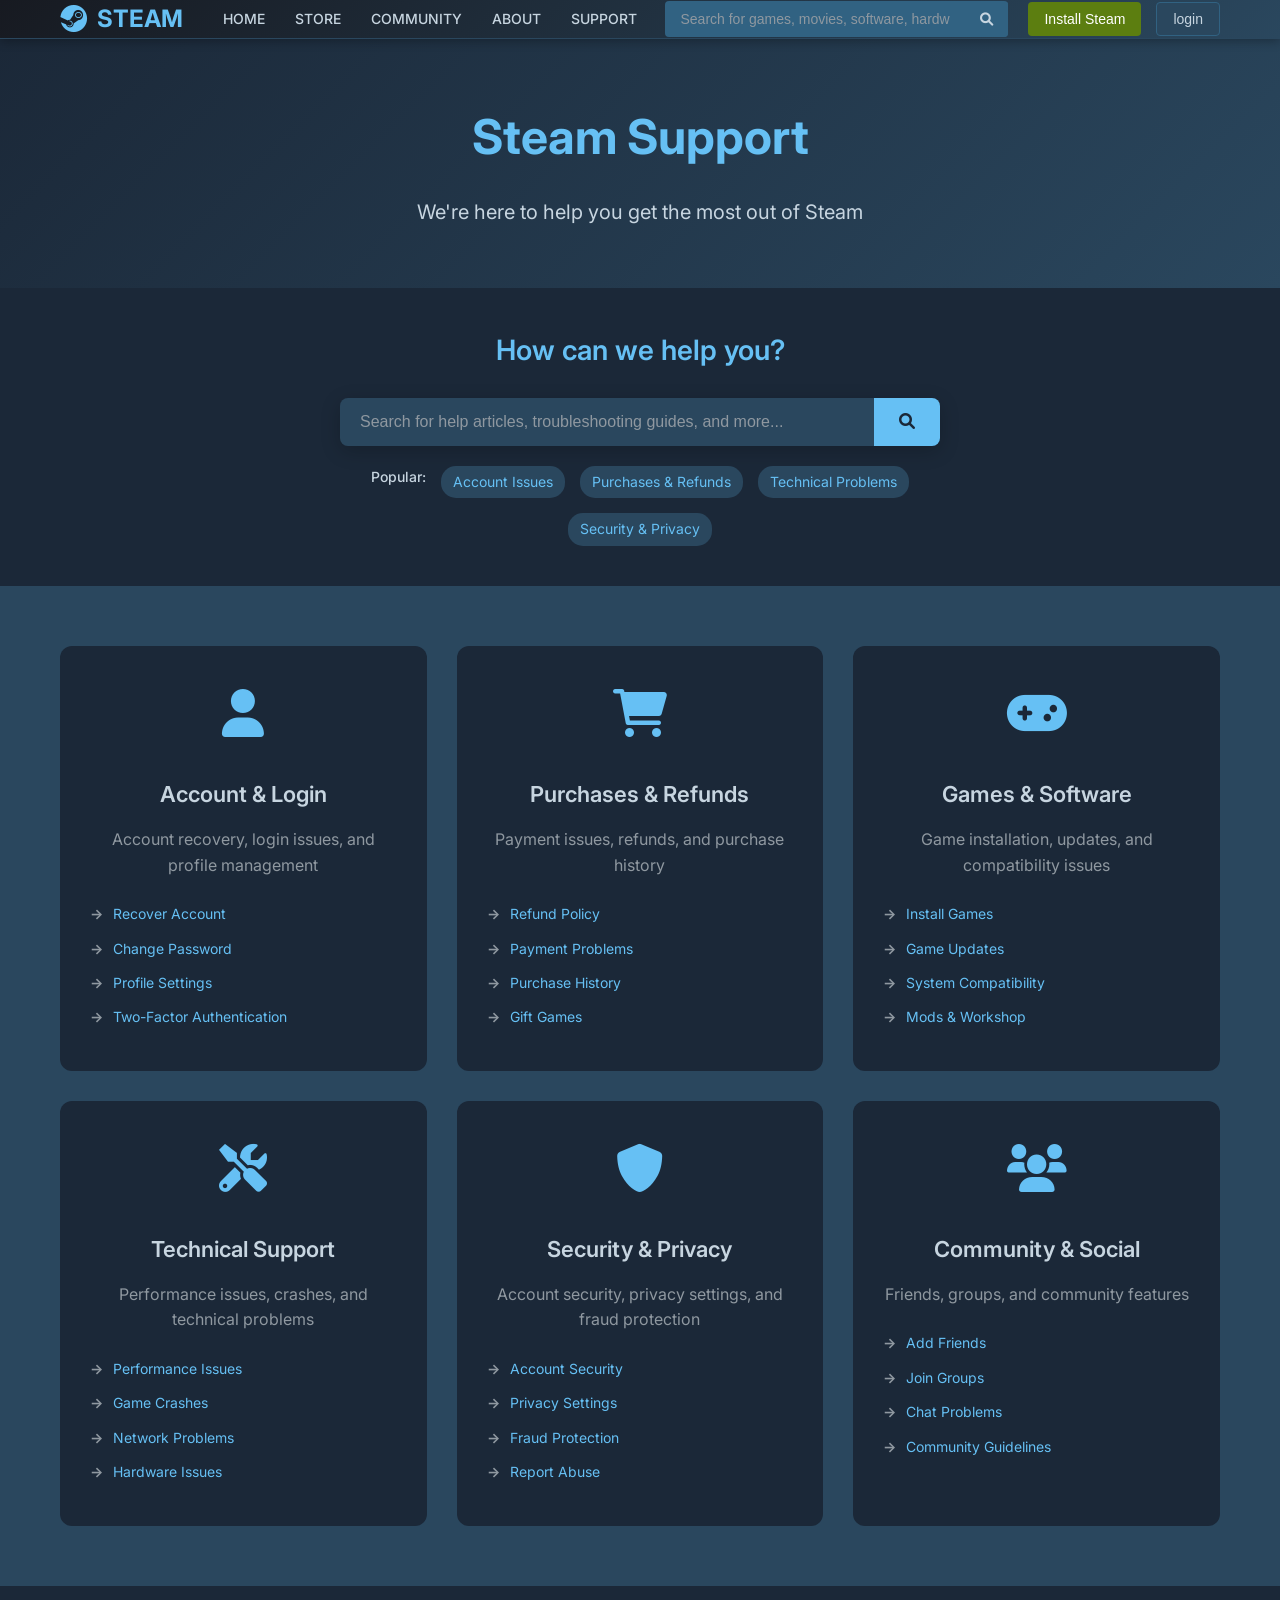
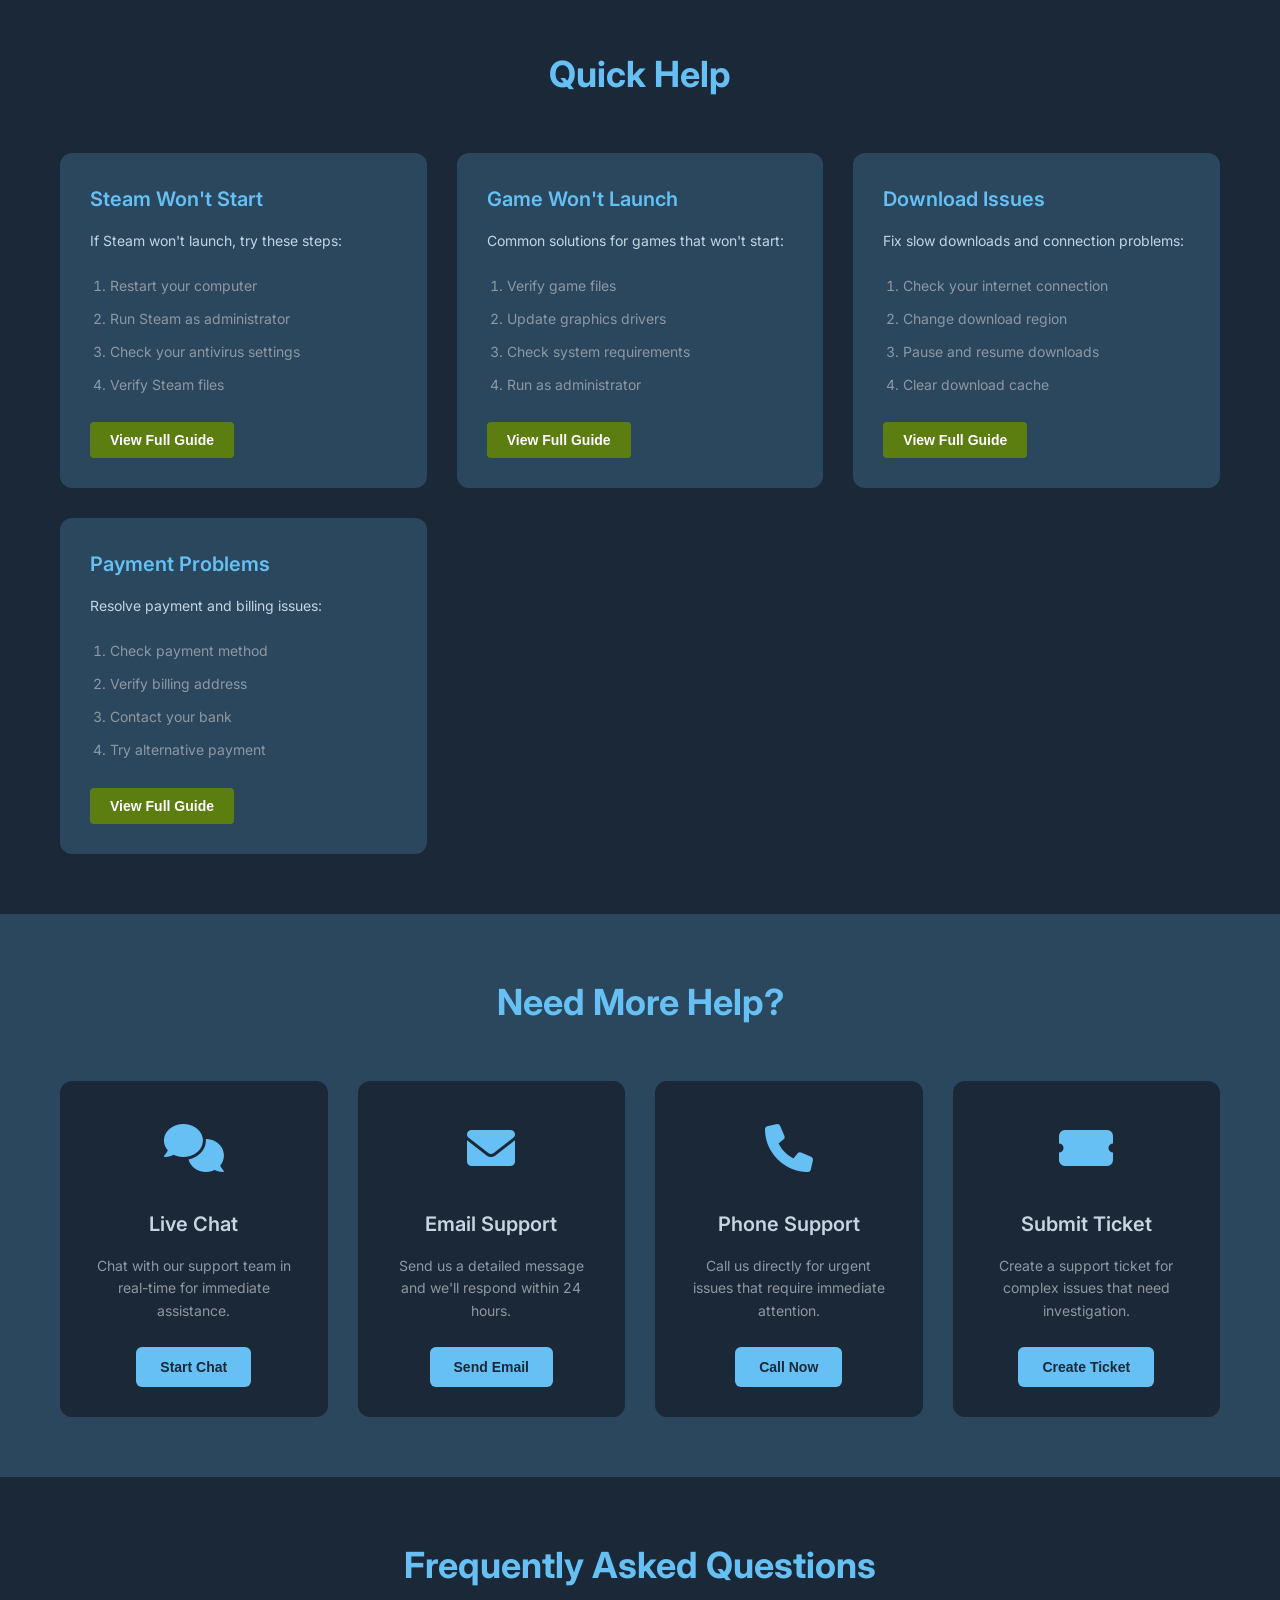
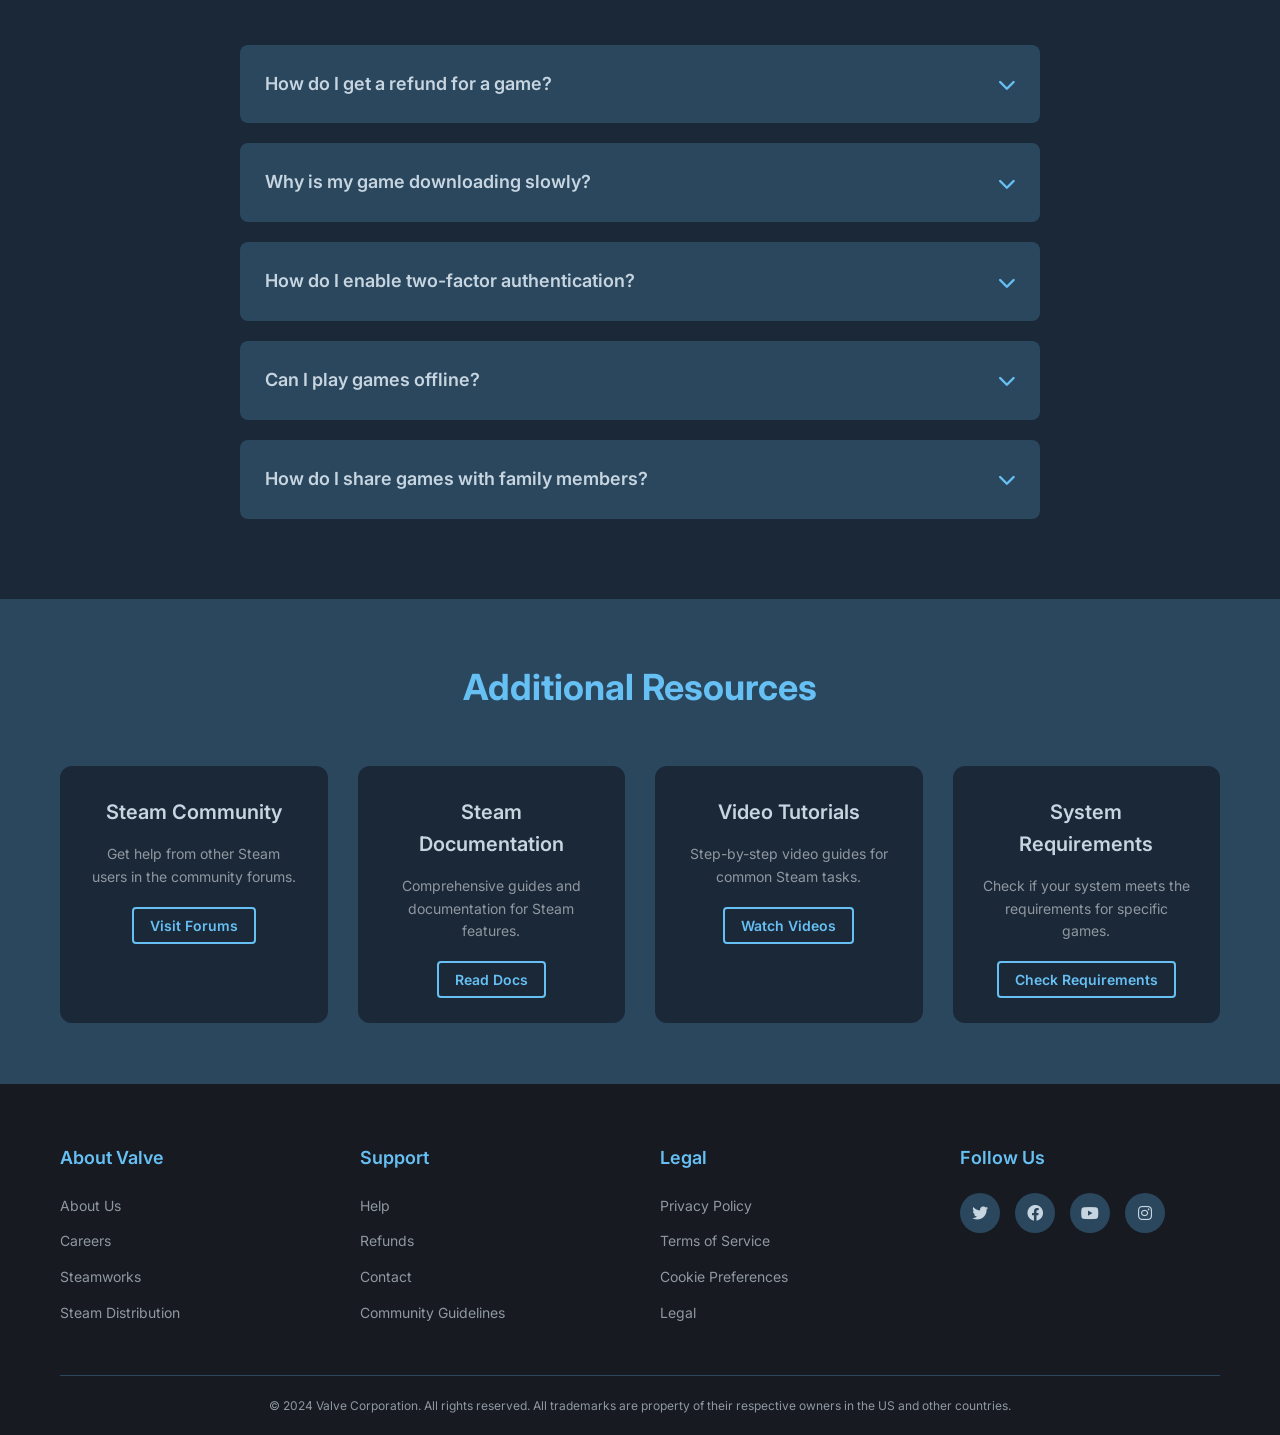
<file: support.html>
<!DOCTYPE html>
<html lang="en">
<head>
    <meta charset="UTF-8">
    <meta name="viewport" content="width=device-width, initial-scale=1.0">
    <title>Steam Support - Get Help & Contact Us</title>
    <link rel="stylesheet" href="styles.css">
    <link rel="stylesheet" href="support-styles.css">
    <link href="https://fonts.googleapis.com/css2?family=Inter:wght@300;400;500;600;700&display=swap" rel="stylesheet">
    <link rel="stylesheet" href="https://cdnjs.cloudflare.com/ajax/libs/font-awesome/6.0.0/css/all.min.css">
</head>
<body>
    <!-- Navigation -->
    <nav class="navbar">
        <div class="nav-container">
            <div class="nav-left">
                <div class="logo">
                    <a href="index.html">
                        <i class="fab fa-steam"></i>
                        <span>STEAM</span>
                    </a>
                </div>
                <ul class="nav-menu">
                    <li><a href="index.html" class="nav-link">HOME</a></li>
                    <li><a href="store.html" class="nav-link">STORE</a></li>
                    <li><a href="community.html" class="nav-link">COMMUNITY</a></li>
                    <li><a href="about.html" class="nav-link">ABOUT</a></li>
                    <li><a href="support.html" class="nav-link active">SUPPORT</a></li>
                </ul>
            </div>
            <div class="nav-right">
                <div class="search-bar">
                    <input type="text" placeholder="Search for games, movies, software, hardware and more...">
                    <button class="search-btn"><i class="fas fa-search"></i></button>
                </div>
                <div class="user-actions">
                    <button class="install-steam">Install Steam</button>
                    <button class="login-btn">login</button>
                </div>
            </div>
        </div>
    </nav>

    <!-- Support Header -->
    <section class="support-header">
        <div class="container">
            <h1>Steam Support</h1>
            <p>We're here to help you get the most out of Steam</p>
        </div>
    </section>

    <!-- Support Search -->
    <section class="support-search">
        <div class="container">
            <div class="search-container">
                <h2>How can we help you?</h2>
                <div class="support-search-bar">
                    <input type="text" placeholder="Search for help articles, troubleshooting guides, and more...">
                    <button class="search-btn"><i class="fas fa-search"></i></button>
                </div>
                <div class="popular-topics">
                    <span>Popular:</span>
                    <a href="#account">Account Issues</a>
                    <a href="#purchases">Purchases & Refunds</a>
                    <a href="#technical">Technical Problems</a>
                    <a href="#security">Security & Privacy</a>
                </div>
            </div>
        </div>
    </section>

    <!-- Support Categories -->
    <section class="support-categories">
        <div class="container">
            <div class="categories-grid">
                <div class="category-card">
                    <div class="category-icon">
                        <i class="fas fa-user"></i>
                    </div>
                    <h3>Account & Login</h3>
                    <p>Account recovery, login issues, and profile management</p>
                    <ul>
                        <li><a href="#recover-account">Recover Account</a></li>
                        <li><a href="#change-password">Change Password</a></li>
                        <li><a href="#profile-settings">Profile Settings</a></li>
                        <li><a href="#two-factor">Two-Factor Authentication</a></li>
                    </ul>
                </div>

                <div class="category-card">
                    <div class="category-icon">
                        <i class="fas fa-shopping-cart"></i>
                    </div>
                    <h3>Purchases & Refunds</h3>
                    <p>Payment issues, refunds, and purchase history</p>
                    <ul>
                        <li><a href="#refund-policy">Refund Policy</a></li>
                        <li><a href="#payment-issues">Payment Problems</a></li>
                        <li><a href="#purchase-history">Purchase History</a></li>
                        <li><a href="#gift-games">Gift Games</a></li>
                    </ul>
                </div>

                <div class="category-card">
                    <div class="category-icon">
                        <i class="fas fa-gamepad"></i>
                    </div>
                    <h3>Games & Software</h3>
                    <p>Game installation, updates, and compatibility issues</p>
                    <ul>
                        <li><a href="#install-games">Install Games</a></li>
                        <li><a href="#game-updates">Game Updates</a></li>
                        <li><a href="#compatibility">System Compatibility</a></li>
                        <li><a href="#mods">Mods & Workshop</a></li>
                    </ul>
                </div>

                <div class="category-card">
                    <div class="category-icon">
                        <i class="fas fa-tools"></i>
                    </div>
                    <h3>Technical Support</h3>
                    <p>Performance issues, crashes, and technical problems</p>
                    <ul>
                        <li><a href="#performance">Performance Issues</a></li>
                        <li><a href="#crashes">Game Crashes</a></li>
                        <li><a href="#network">Network Problems</a></li>
                        <li><a href="#hardware">Hardware Issues</a></li>
                    </ul>
                </div>

                <div class="category-card">
                    <div class="category-icon">
                        <i class="fas fa-shield-alt"></i>
                    </div>
                    <h3>Security & Privacy</h3>
                    <p>Account security, privacy settings, and fraud protection</p>
                    <ul>
                        <li><a href="#account-security">Account Security</a></li>
                        <li><a href="#privacy-settings">Privacy Settings</a></li>
                        <li><a href="#fraud-protection">Fraud Protection</a></li>
                        <li><a href="#report-abuse">Report Abuse</a></li>
                    </ul>
                </div>

                <div class="category-card">
                    <div class="category-icon">
                        <i class="fas fa-users"></i>
                    </div>
                    <h3>Community & Social</h3>
                    <p>Friends, groups, and community features</p>
                    <ul>
                        <li><a href="#add-friends">Add Friends</a></li>
                        <li><a href="#join-groups">Join Groups</a></li>
                        <li><a href="#chat-issues">Chat Problems</a></li>
                        <li><a href="#community-guidelines">Community Guidelines</a></li>
                    </ul>
                </div>
            </div>
        </div>
    </section>

    <!-- Quick Help -->
    <section class="quick-help">
        <div class="container">
            <h2>Quick Help</h2>
            <div class="help-grid">
                <div class="help-item">
                    <h3>Steam Won't Start</h3>
                    <p>If Steam won't launch, try these steps:</p>
                    <ol>
                        <li>Restart your computer</li>
                        <li>Run Steam as administrator</li>
                        <li>Check your antivirus settings</li>
                        <li>Verify Steam files</li>
                    </ol>
                    <button class="help-btn">View Full Guide</button>
                </div>

                <div class="help-item">
                    <h3>Game Won't Launch</h3>
                    <p>Common solutions for games that won't start:</p>
                    <ol>
                        <li>Verify game files</li>
                        <li>Update graphics drivers</li>
                        <li>Check system requirements</li>
                        <li>Run as administrator</li>
                    </ol>
                    <button class="help-btn">View Full Guide</button>
                </div>

                <div class="help-item">
                    <h3>Download Issues</h3>
                    <p>Fix slow downloads and connection problems:</p>
                    <ol>
                        <li>Check your internet connection</li>
                        <li>Change download region</li>
                        <li>Pause and resume downloads</li>
                        <li>Clear download cache</li>
                    </ol>
                    <button class="help-btn">View Full Guide</button>
                </div>

                <div class="help-item">
                    <h3>Payment Problems</h3>
                    <p>Resolve payment and billing issues:</p>
                    <ol>
                        <li>Check payment method</li>
                        <li>Verify billing address</li>
                        <li>Contact your bank</li>
                        <li>Try alternative payment</li>
                    </ol>
                    <button class="help-btn">View Full Guide</button>
                </div>
            </div>
        </div>
    </section>

    <!-- Contact Options -->
    <section class="contact-options">
        <div class="container">
            <h2>Need More Help?</h2>
            <div class="contact-grid">
                <div class="contact-card">
                    <div class="contact-icon">
                        <i class="fas fa-comments"></i>
                    </div>
                    <h3>Live Chat</h3>
                    <p>Chat with our support team in real-time for immediate assistance.</p>
                    <button class="contact-btn">Start Chat</button>
                </div>

                <div class="contact-card">
                    <div class="contact-icon">
                        <i class="fas fa-envelope"></i>
                    </div>
                    <h3>Email Support</h3>
                    <p>Send us a detailed message and we'll respond within 24 hours.</p>
                    <button class="contact-btn">Send Email</button>
                </div>

                <div class="contact-card">
                    <div class="contact-icon">
                        <i class="fas fa-phone"></i>
                    </div>
                    <h3>Phone Support</h3>
                    <p>Call us directly for urgent issues that require immediate attention.</p>
                    <button class="contact-btn">Call Now</button>
                </div>

                <div class="contact-card">
                    <div class="contact-icon">
                        <i class="fas fa-ticket-alt"></i>
                    </div>
                    <h3>Submit Ticket</h3>
                    <p>Create a support ticket for complex issues that need investigation.</p>
                    <button class="contact-btn">Create Ticket</button>
                </div>
            </div>
        </div>
    </section>

    <!-- FAQ Section -->
    <section class="faq-section">
        <div class="container">
            <h2>Frequently Asked Questions</h2>
            <div class="faq-list">
                <div class="faq-item">
                    <div class="faq-question">
                        <h3>How do I get a refund for a game?</h3>
                        <i class="fas fa-chevron-down"></i>
                    </div>
                    <div class="faq-answer">
                        <p>You can request a refund for any game within 14 days of purchase and with less than 2 hours of playtime. Go to your purchase history and click "Request Refund" for eligible items.</p>
                    </div>
                </div>

                <div class="faq-item">
                    <div class="faq-question">
                        <h3>Why is my game downloading slowly?</h3>
                        <i class="fas fa-chevron-down"></i>
                    </div>
                    <div class="faq-answer">
                        <p>Slow downloads can be caused by network congestion, server load, or your internet connection. Try changing your download region in Steam settings or check your network connection.</p>
                    </div>
                </div>

                <div class="faq-item">
                    <div class="faq-question">
                        <h3>How do I enable two-factor authentication?</h3>
                        <i class="fas fa-chevron-down"></i>
                    </div>
                    <div class="faq-answer">
                        <p>Go to Steam Guard in your account settings and select "Enable Steam Guard". You can choose between email authentication or the Steam Guard mobile app for enhanced security.</p>
                    </div>
                </div>

                <div class="faq-item">
                    <div class="faq-question">
                        <h3>Can I play games offline?</h3>
                        <i class="fas fa-chevron-down"></i>
                    </div>
                    <div class="faq-answer">
                        <p>Yes, many games can be played offline. Enable offline mode in Steam settings, and make sure to launch your games at least once while online to verify ownership.</p>
                    </div>
                </div>

                <div class="faq-item">
                    <div class="faq-question">
                        <h3>How do I share games with family members?</h3>
                        <i class="fas fa-chevron-down"></i>
                    </div>
                    <div class="faq-answer">
                        <p>Use Family Sharing to allow family members to play your games. Go to Family in Steam settings and authorize their accounts. They can then access your shared library.</p>
                    </div>
                </div>
            </div>
        </div>
    </section>

    <!-- Support Resources -->
    <section class="support-resources">
        <div class="container">
            <h2>Additional Resources</h2>
            <div class="resources-grid">
                <div class="resource-card">
                    <h3>Steam Community</h3>
                    <p>Get help from other Steam users in the community forums.</p>
                    <a href="community.html" class="resource-link">Visit Forums</a>
                </div>

                <div class="resource-card">
                    <h3>Steam Documentation</h3>
                    <p>Comprehensive guides and documentation for Steam features.</p>
                    <a href="#" class="resource-link">Read Docs</a>
                </div>

                <div class="resource-card">
                    <h3>Video Tutorials</h3>
                    <p>Step-by-step video guides for common Steam tasks.</p>
                    <a href="#" class="resource-link">Watch Videos</a>
                </div>

                <div class="resource-card">
                    <h3>System Requirements</h3>
                    <p>Check if your system meets the requirements for specific games.</p>
                    <a href="#" class="resource-link">Check Requirements</a>
                </div>
            </div>
        </div>
    </section>

    <!-- Footer -->
    <footer class="footer">
        <div class="container">
            <div class="footer-content">
                <div class="footer-section">
                    <h4>About Valve</h4>
                    <ul>
                        <li><a href="#">About Us</a></li>
                        <li><a href="#">Careers</a></li>
                        <li><a href="#">Steamworks</a></li>
                        <li><a href="#">Steam Distribution</a></li>
                    </ul>
                </div>
                <div class="footer-section">
                    <h4>Support</h4>
                    <ul>
                        <li><a href="#">Help</a></li>
                        <li><a href="#">Refunds</a></li>
                        <li><a href="#">Contact</a></li>
                        <li><a href="#">Community Guidelines</a></li>
                    </ul>
                </div>
                <div class="footer-section">
                    <h4>Legal</h4>
                    <ul>
                        <li><a href="#">Privacy Policy</a></li>
                        <li><a href="#">Terms of Service</a></li>
                        <li><a href="#">Cookie Preferences</a></li>
                        <li><a href="#">Legal</a></li>
                    </ul>
                </div>
                <div class="footer-section">
                    <h4>Follow Us</h4>
                    <div class="social-links">
                        <a href="#"><i class="fab fa-twitter"></i></a>
                        <a href="#"><i class="fab fa-facebook"></i></a>
                        <a href="#"><i class="fab fa-youtube"></i></a>
                        <a href="#"><i class="fab fa-instagram"></i></a>
                    </div>
                </div>
            </div>
            <div class="footer-bottom">
                <p>&copy; 2024 Valve Corporation. All rights reserved. All trademarks are property of their respective owners in the US and other countries.</p>
            </div>
        </div>
    </footer>

    <script src="script.js"></script>
    <script src="support.js"></script>
</body>
</html>
</file>
<file: styles.css>
/* Reset and Base Styles */
* {
    margin: 0;
    padding: 0;
    box-sizing: border-box;
}

body {
    font-family: 'Inter', -apple-system, BlinkMacSystemFont, 'Segoe UI', Roboto, sans-serif;
    background-color: #1b2838;
    color: #c7d5e0;
    line-height: 1.6;
}

.container {
    max-width: 1200px;
    margin: 0 auto;
    padding: 0 20px;
}

/* Navigation */
.navbar {
    background: linear-gradient(135deg, #171a21 0%, #2a475e 100%);
    border-bottom: 1px solid #2a475e;
    position: sticky;
    top: 0;
    z-index: 1000;
    box-shadow: 0 2px 10px rgba(0, 0, 0, 0.3);
}

.nav-container {
    display: flex;
    justify-content: space-between;
    align-items: center;
    padding: 0 20px;
    max-width: 1200px;
    margin: 0 auto;
}

.nav-left {
    display: flex;
    align-items: center;
    gap: 40px;
}

.logo {
    display: flex;
    align-items: center;
    gap: 10px;
    font-size: 24px;
    font-weight: 700;
}

.logo a {
    display: flex;
    align-items: center;
    gap: 10px;
    color: #66c0f4;
    text-decoration: none;
    transition: color 0.3s ease;
}

.logo a:hover {
    color: #ffffff;
}

.logo i {
    font-size: 28px;
}

.nav-menu {
    display: flex;
    list-style: none;
    gap: 30px;
}

.nav-link {
    color: #c7d5e0;
    text-decoration: none;
    font-weight: 500;
    font-size: 14px;
    transition: color 0.3s ease;
}

.nav-link:hover {
    color: #66c0f4;
}

.nav-right {
    display: flex;
    align-items: center;
    gap: 20px;
}

.search-bar {
    display: flex;
    align-items: center;
    background: #316282;
    border-radius: 4px;
    overflow: hidden;
}

.search-bar input {
    background: transparent;
    border: none;
    padding: 10px 15px;
    color: #c7d5e0;
    width: 300px;
    font-size: 14px;
}

.search-bar input::placeholder {
    color: #8f98a0;
}

.search-btn {
    background: #316282;
    border: none;
    padding: 10px 15px;
    color: #c7d5e0;
    cursor: pointer;
    transition: background-color 0.3s ease;
}

.search-btn:hover {
    background: #4a7b9d;
}

.user-actions {
    display: flex;
    gap: 15px;
}

.install-steam {
    background: #5c7e10;
    color: white;
    border: none;
    padding: 8px 16px;
    border-radius: 4px;
    font-size: 14px;
    font-weight: 500;
    cursor: pointer;
    transition: background-color 0.3s ease;
}

.install-steam:hover {
    background: #6b8f12;
}

.login-btn {
    background: transparent;
    color: #c7d5e0;
    border: 1px solid #316282;
    padding: 8px 16px;
    border-radius: 4px;
    font-size: 14px;
    font-weight: 500;
    cursor: pointer;
    transition: all 0.3s ease;
}

.login-btn:hover {
    background: #316282;
    color: white;
}

/* Hero Section */
.hero {
    display: flex;
    align-items: center;
    padding: 80px 20px;
    max-width: 1200px;
    margin: 0 auto;
    gap: 60px;
}

.hero-content {
    flex: 1;
}

.hero h1 {
    font-size: 48px;
    font-weight: 700;
    color: #66c0f4;
    margin-bottom: 20px;
    line-height: 1.2;
}

.hero p {
    font-size: 20px;
    color: #c7d5e0;
    margin-bottom: 40px;
    max-width: 500px;
}

.hero-buttons {
    display: flex;
    gap: 20px;
}

.cta-primary {
    background: linear-gradient(135deg, #5c7e10 0%, #6b8f12 100%);
    color: white;
    border: none;
    padding: 15px 30px;
    border-radius: 4px;
    font-size: 16px;
    font-weight: 600;
    cursor: pointer;
    transition: transform 0.3s ease;
}

.cta-primary:hover {
    transform: translateY(-2px);
}

.cta-secondary {
    background: transparent;
    color: #66c0f4;
    border: 2px solid #66c0f4;
    padding: 13px 28px;
    border-radius: 4px;
    font-size: 16px;
    font-weight: 600;
    cursor: pointer;
    transition: all 0.3s ease;
}

.cta-secondary:hover {
    background: #66c0f4;
    color: #1b2838;
}

.hero-image {
    flex: 1;
    display: flex;
    justify-content: center;
}

.game-showcase {
    position: relative;
    border-radius: 8px;
    overflow: hidden;
    box-shadow: 0 10px 30px rgba(0, 0, 0, 0.5);
}

.game-showcase img {
    width: 100%;
    height: auto;
    display: block;
}

.game-overlay {
    position: absolute;
    bottom: 0;
    left: 0;
    right: 0;
    background: linear-gradient(transparent, rgba(0, 0, 0, 0.8));
    padding: 20px;
    color: white;
}

.game-overlay h3 {
    font-size: 20px;
    margin-bottom: 5px;
}

.game-overlay p {
    font-size: 14px;
    margin-bottom: 10px;
    opacity: 0.9;
}

.game-overlay .price {
    font-size: 18px;
    font-weight: 600;
    color: #66c0f4;
}

/* Featured Games */
.featured-games {
    padding: 80px 0;
    background: #2a475e;
}

.featured-games h2 {
    text-align: center;
    font-size: 36px;
    font-weight: 700;
    color: #66c0f4;
    margin-bottom: 50px;
}

.games-grid {
    display: grid;
    grid-template-columns: repeat(auto-fit, minmax(280px, 1fr));
    gap: 30px;
}

.game-card {
    background: #1b2838;
    border-radius: 8px;
    overflow: hidden;
    transition: transform 0.3s ease, box-shadow 0.3s ease;
    cursor: pointer;
    text-decoration: none;
    color: inherit;
}

.game-card:hover {
    transform: translateY(-5px);
    box-shadow: 0 15px 40px rgba(0, 0, 0, 0.4);
}

.game-image {
    position: relative;
}

.game-image img {
    width: 100%;
    height: 200px;
    object-fit: cover;
}

.game-badge {
    position: absolute;
    top: 10px;
    right: 10px;
    background: #5c7e10;
    color: white;
    padding: 5px 10px;
    border-radius: 4px;
    font-size: 12px;
    font-weight: 600;
}

.game-info {
    padding: 20px;
}

.game-info h3 {
    font-size: 18px;
    font-weight: 600;
    color: #c7d5e0;
    margin-bottom: 5px;
}

.game-info p {
    color: #8f98a0;
    font-size: 14px;
    margin-bottom: 15px;
}

.game-price {
    display: flex;
    align-items: center;
    gap: 10px;
}

.original-price {
    color: #8f98a0;
    text-decoration: line-through;
    font-size: 14px;
}

.current-price {
    color: #66c0f4;
    font-size: 18px;
    font-weight: 600;
}

/* Categories */
.categories {
    padding: 80px 0;
    background: #1b2838;
}

.categories h2 {
    text-align: center;
    font-size: 36px;
    font-weight: 700;
    color: #66c0f4;
    margin-bottom: 50px;
}

.category-grid {
    display: grid;
    grid-template-columns: repeat(auto-fit, minmax(200px, 1fr));
    gap: 30px;
}

.category-card {
    background: #2a475e;
    padding: 30px 20px;
    border-radius: 8px;
    text-align: center;
    transition: transform 0.3s ease, background-color 0.3s ease;
    cursor: pointer;
}

.category-card:hover {
    transform: translateY(-5px);
    background: #316282;
}

.category-card i {
    font-size: 40px;
    color: #66c0f4;
    margin-bottom: 20px;
}

.category-card h3 {
    font-size: 18px;
    font-weight: 600;
    color: #c7d5e0;
    margin-bottom: 10px;
}

.category-card p {
    color: #8f98a0;
    font-size: 14px;
}

/* Special Offers */
.special-offers {
    padding: 80px 0;
    background: linear-gradient(135deg, #2a475e 0%, #1b2838 100%);
}

.special-offers h2 {
    text-align: center;
    font-size: 36px;
    font-weight: 700;
    color: #66c0f4;
    margin-bottom: 50px;
}

.offers-banner {
    background: linear-gradient(135deg, #5c7e10 0%, #6b8f12 100%);
    border-radius: 12px;
    padding: 40px;
    display: flex;
    justify-content: space-between;
    align-items: center;
    color: white;
}

.offer-content h3 {
    font-size: 32px;
    font-weight: 700;
    margin-bottom: 15px;
}

.offer-content p {
    font-size: 18px;
    margin-bottom: 25px;
    opacity: 0.9;
}

.offer-btn {
    background: white;
    color: #5c7e10;
    border: none;
    padding: 12px 24px;
    border-radius: 6px;
    font-size: 16px;
    font-weight: 600;
    cursor: pointer;
    transition: transform 0.3s ease;
}

.offer-btn:hover {
    transform: translateY(-2px);
}

.offer-timer {
    display: flex;
    gap: 20px;
}

.timer-item {
    text-align: center;
}

.timer-item .number {
    display: block;
    font-size: 36px;
    font-weight: 700;
    line-height: 1;
}

.timer-item .label {
    font-size: 14px;
    opacity: 0.8;
}

/* Footer */
.footer {
    background: #171a21;
    padding: 60px 0 20px;
    border-top: 1px solid #2a475e;
}

.footer-content {
    display: grid;
    grid-template-columns: repeat(auto-fit, minmax(250px, 1fr));
    gap: 40px;
    margin-bottom: 40px;
}

.footer-section h4 {
    color: #66c0f4;
    font-size: 18px;
    font-weight: 600;
    margin-bottom: 20px;
}

.footer-section ul {
    list-style: none;
}

.footer-section ul li {
    margin-bottom: 10px;
}

.footer-section ul li a {
    color: #8f98a0;
    text-decoration: none;
    font-size: 14px;
    transition: color 0.3s ease;
}

.footer-section ul li a:hover {
    color: #66c0f4;
}

.social-links {
    display: flex;
    gap: 15px;
}

.social-links a {
    display: flex;
    align-items: center;
    justify-content: center;
    width: 40px;
    height: 40px;
    background: #2a475e;
    color: #c7d5e0;
    border-radius: 50%;
    text-decoration: none;
    transition: all 0.3s ease;
}

.social-links a:hover {
    background: #66c0f4;
    color: #1b2838;
    transform: translateY(-2px);
}

.footer-bottom {
    text-align: center;
    padding-top: 20px;
    border-top: 1px solid #2a475e;
}

.footer-bottom p {
    color: #8f98a0;
    font-size: 12px;
}

/* Notification System */
.notification {
    position: fixed;
    top: 20px;
    right: 20px;
    background: #5c7e10;
    color: white;
    padding: 15px 20px;
    border-radius: 8px;
    box-shadow: 0 4px 12px rgba(0,0,0,0.3);
    z-index: 10000;
    transform: translateX(400px);
    transition: transform 0.3s ease;
    max-width: 300px;
}

.notification.show {
    transform: translateX(0);
}

.notification.error {
    background: #c7d5e0;
    color: #1b2838;
}

.notification.info {
    background: #66c0f4;
    color: white;
}

/* Authentication Modal Styles */
.auth-modal {
    display: none;
    position: fixed;
    top: 0;
    left: 0;
    width: 100%;
    height: 100%;
    background: rgba(0,0,0,0.8);
    z-index: 10000;
    align-items: center;
    justify-content: center;
}

.auth-modal.show {
    display: flex;
}

.auth-modal-content {
    background: #2a475e;
    border-radius: 12px;
    width: 90%;
    max-width: 450px;
    max-height: 90vh;
    overflow-y: auto;
    box-shadow: 0 20px 60px rgba(0,0,0,0.5);
}

.auth-modal-header {
    display: flex;
    justify-content: space-between;
    align-items: center;
    padding: 25px 30px;
    border-bottom: 1px solid #1b2838;
}

.auth-modal-header h2 {
    color: #ffffff;
    margin: 0;
    font-size: 1.5rem;
}

.close-modal {
    background: none;
    border: none;
    color: #8f98a0;
    font-size: 1.5rem;
    cursor: pointer;
    padding: 5px;
    transition: color 0.3s ease;
}

.close-modal:hover {
    color: #ffffff;
}

.auth-modal-body {
    padding: 30px;
}

.form-group {
    margin-bottom: 20px;
}

.form-group label {
    display: block;
    color: #c7d5e0;
    margin-bottom: 8px;
    font-weight: 500;
}

.form-group input {
    width: 100%;
    padding: 12px 15px;
    border: 1px solid #1b2838;
    border-radius: 6px;
    background: #1b2838;
    color: #ffffff;
    font-size: 1rem;
    transition: border-color 0.3s ease;
}

.form-group input:focus {
    outline: none;
    border-color: #66c0f4;
}

#auth-submit-btn {
    width: 100%;
    background: #5c7e10;
    color: white;
    border: none;
    padding: 15px;
    border-radius: 6px;
    font-size: 1rem;
    font-weight: 600;
    cursor: pointer;
    transition: background 0.3s ease;
    margin-bottom: 20px;
}

#auth-submit-btn:hover {
    background: #4a6b0d;
}

.auth-switch {
    text-align: center;
    margin-bottom: 25px;
}

.auth-switch span {
    color: #8f98a0;
    margin-right: 10px;
}

#auth-switch-btn {
    background: none;
    border: none;
    color: #66c0f4;
    cursor: pointer;
    font-weight: 600;
    text-decoration: underline;
}

#auth-switch-btn:hover {
    color: #5bb0e4;
}

.auth-options {
    display: flex;
    flex-direction: column;
    gap: 12px;
}

.auth-option-btn {
    display: flex;
    align-items: center;
    justify-content: center;
    gap: 10px;
    background: #1b2838;
    color: #c7d5e0;
    border: 1px solid #2a475e;
    padding: 12px 20px;
    border-radius: 6px;
    cursor: pointer;
    transition: all 0.3s ease;
    font-size: 0.95rem;
}

.auth-option-btn:hover {
    background: #2a475e;
    border-color: #66c0f4;
}

/* Responsive Design */
@media (max-width: 768px) {
    .nav-container {
        flex-direction: column;
        gap: 20px;
        padding: 20px;
    }
    
    .nav-left {
        flex-direction: column;
        gap: 20px;
    }
    
    .nav-menu {
        gap: 20px;
    }
    
    .search-bar input {
        width: 250px;
    }
    
    .hero {
        flex-direction: column;
        text-align: center;
        padding: 60px 20px;
    }
    
    .hero h1 {
        font-size: 36px;
    }
    
    .hero-buttons {
        justify-content: center;
    }
    
    .offers-banner {
        flex-direction: column;
        text-align: center;
        gap: 30px;
    }
    
    .games-grid {
        grid-template-columns: repeat(auto-fit, minmax(250px, 1fr));
    }
    
    .category-grid {
        grid-template-columns: repeat(auto-fit, minmax(150px, 1fr));
    }
}

@media (max-width: 480px) {
    .hero h1 {
        font-size: 28px;
    }
    
    .hero p {
        font-size: 16px;
    }
    
    .hero-buttons {
        flex-direction: column;
        align-items: center;
    }
    
    .search-bar input {
        width: 200px;
    }
    
    .games-grid {
        grid-template-columns: 1fr;
    }
    
    .category-grid {
        grid-template-columns: repeat(2, 1fr);
    }
}

/* Steam Store Page Styles */

/* Store Header */
.store-header {
    background: linear-gradient(135deg, #1b2838 0%, #2a475e 100%);
    padding: 60px 0;
    text-align: center;
    color: white;
}

.featured-banner {
    display: grid;
    grid-template-columns: 1fr 1fr;
    gap: 40px;
    align-items: center;
    max-width: 1200px;
    margin: 0 auto;
}

.banner-content h1 {
    font-size: 48px;
    font-weight: 700;
    color: #66c0f4;
    margin-bottom: 20px;
    text-align: left;
}

.banner-content p {
    font-size: 20px;
    color: #c7d5e0;
    margin-bottom: 30px;
    text-align: left;
}

.banner-actions {
    display: flex;
    gap: 15px;
    justify-content: flex-start;
}

.banner-btn {
    padding: 12px 24px;
    border: none;
    border-radius: 6px;
    font-size: 16px;
    font-weight: 600;
    cursor: pointer;
    transition: all 0.3s ease;
}

.banner-btn.primary {
    background: #66c0f4;
    color: #1b2838;
}

.banner-btn.primary:hover {
    background: #5bb0e4;
    transform: translateY(-2px);
}

.banner-btn.secondary {
    background: transparent;
    color: #66c0f4;
    border: 2px solid #66c0f4;
}

.banner-btn.secondary:hover {
    background: #66c0f4;
    color: #1b2838;
}

.banner-image img {
    width: 100%;
    height: 300px;
    object-fit: cover;
    border-radius: 12px;
    box-shadow: 0 10px 30px rgba(0,0,0,0.3);
}

/* Special Offers Section */
.special-offers {
    background: #2a475e;
    padding: 60px 0;
}

.section-title {
    text-align: center;
    color: #66c0f4;
    font-size: 32px;
    font-weight: 700;
    margin-bottom: 40px;
}

.offers-grid {
    display: grid;
    grid-template-columns: repeat(auto-fit, minmax(350px, 1fr));
    gap: 30px;
    max-width: 1200px;
    margin: 0 auto;
}

.offer-card {
    background: #1b2838;
    border-radius: 12px;
    overflow: hidden;
    position: relative;
    transition: transform 0.3s ease, box-shadow 0.3s ease;
}

.offer-card:hover {
    transform: translateY(-8px);
    box-shadow: 0 20px 40px rgba(0,0,0,0.4);
}

.offer-card.featured {
    grid-column: span 2;
    display: grid;
    grid-template-columns: 1fr 1fr;
    align-items: center;
}

.offer-card.featured .offer-content {
    padding: 30px;
}

.offer-badge {
    position: absolute;
    top: 15px;
    left: 15px;
    background: #5c7e10;
    color: white;
    padding: 8px 12px;
    border-radius: 6px;
    font-size: 14px;
    font-weight: 700;
    z-index: 2;
}

.offer-countdown {
    position: absolute;
    top: 15px;
    right: 15px;
    background: rgba(0, 0, 0, 0.8);
    color: white;
    padding: 8px 12px;
    border-radius: 6px;
    font-size: 12px;
    font-weight: 600;
    z-index: 2;
    text-align: center;
    min-width: 100px;
}

.countdown-label {
    display: block;
    color: #8f98a0;
    font-size: 10px;
    margin-bottom: 4px;
}

.countdown-time {
    display: block;
    color: #66c0f4;
    font-size: 14px;
    font-weight: 700;
    font-family: 'Courier New', monospace;
}

.offer-card img {
    width: 100%;
    height: 200px;
    object-fit: cover;
}

.offer-content {
    padding: 20px;
}

.offer-content h3 {
    color: #66c0f4;
    font-size: 18px;
    margin-bottom: 8px;
}

.offer-content p {
    color: #c7d5e0;
    font-size: 16px;
    margin-bottom: 15px;
}

.offer-price {
    display: flex;
    align-items: center;
    gap: 15px;
    margin-bottom: 20px;
}

.offer-price .original {
    color: #8f98a0;
    text-decoration: line-through;
    font-size: 16px;
}

.offer-price .discounted {
    color: #66c0f4;
    font-size: 24px;
    font-weight: 700;
}

.offer-btn {
    width: 100%;
    background: #5c7e10;
    color: white;
    border: none;
    padding: 12px;
    border-radius: 6px;
    font-size: 16px;
    font-weight: 600;
    cursor: pointer;
    transition: background 0.3s ease;
}

.offer-btn:hover {
    background: #4a6b0d;
}

/* Categories Section */
.categories-section {
    background: #1b2838;
    padding: 60px 0;
}

.categories-grid {
    display: grid;
    grid-template-columns: repeat(auto-fit, minmax(200px, 1fr));
    gap: 25px;
    max-width: 1200px;
    margin: 0 auto;
}

.category-card {
    background: #2a475e;
    border-radius: 12px;
    padding: 30px 20px;
    text-align: center;
    transition: transform 0.3s ease, background 0.3s ease;
    cursor: pointer;
}

.category-card:hover {
    transform: translateY(-5px);
    background: #316282;
}

.category-card i {
    font-size: 48px;
    color: #66c0f4;
    margin-bottom: 20px;
}

.category-card h3 {
    color: #c7d5e0;
    font-size: 20px;
    margin-bottom: 10px;
}

.category-card p {
    color: #8f98a0;
    font-size: 14px;
}

/* Trending Section */
.trending-section {
    background: #2a475e;
    padding: 60px 0;
}

.trending-grid {
    display: grid;
    grid-template-columns: 2fr 1fr;
    gap: 40px;
    max-width: 1200px;
    margin: 0 auto;
}

.trending-card.featured {
    background: #1b2838;
    border-radius: 12px;
    overflow: hidden;
    position: relative;
    transition: transform 0.3s ease, box-shadow 0.3s ease;
}

.trending-card.featured:hover {
    transform: translateY(-5px);
    box-shadow: 0 20px 40px rgba(0,0,0,0.4);
}

.trending-badge {
    position: absolute;
    top: 15px;
    left: 15px;
    background: #66c0f4;
    color: #1b2838;
    padding: 8px 12px;
    border-radius: 6px;
    font-size: 12px;
    font-weight: 700;
    z-index: 2;
}

.trending-card img {
    width: 100%;
    height: 300px;
    object-fit: cover;
}

.trending-content {
    padding: 25px;
}

.trending-content h3 {
    color: #66c0f4;
    font-size: 24px;
    margin-bottom: 10px;
}

.trending-content p {
    color: #c7d5e0;
    font-size: 16px;
    margin-bottom: 20px;
    line-height: 1.5;
}

.trending-meta {
    display: flex;
    justify-content: space-between;
    align-items: center;
    margin-bottom: 20px;
}

.trending-genre {
    background: #316282;
    color: #8f98a0;
    padding: 4px 8px;
    border-radius: 4px;
    font-size: 12px;
}

.trending-rating {
    color: #ffd700;
    font-size: 16px;
}

.trending-price {
    display: flex;
    justify-content: space-between;
    align-items: center;
}

.trending-price .price {
    color: #66c0f4;
    font-size: 24px;
    font-weight: 700;
}

.trending-btn {
    background: #5c7e10;
    color: white;
    border: none;
    padding: 10px 20px;
    border-radius: 6px;
    font-size: 14px;
    font-weight: 600;
    cursor: pointer;
    transition: background 0.3s ease;
}

.trending-btn:hover {
    background: #4a6b0d;
}

.trending-sidebar {
    display: flex;
    flex-direction: column;
    gap: 20px;
}

.trending-item {
    background: #1b2838;
    border-radius: 8px;
    overflow: hidden;
    display: flex;
    transition: transform 0.3s ease, box-shadow 0.3s ease;
}

.trending-item:hover {
    transform: translateY(-3px);
    box-shadow: 0 10px 25px rgba(0,0,0,0.3);
}

.trending-item img {
    width: 120px;
    height: 80px;
    object-fit: cover;
    flex-shrink: 0;
}

.trending-item-content {
    padding: 15px;
    flex: 1;
}

.trending-item-content h4 {
    color: #c7d5e0;
    font-size: 14px;
    margin-bottom: 5px;
    line-height: 1.3;
}

.trending-item-content p {
    color: #8f98a0;
    font-size: 12px;
    margin-bottom: 10px;
}

.trending-item-content .trending-price {
    color: #66c0f4;
    font-weight: 600;
    font-size: 14px;
}

/* Store Content Layout */
.store-content {
    padding: 40px 0;
    background: #1b2838;
}

/* Top Sellers Section */
.top-sellers-section {
    margin-bottom: 40px;
}

.top-sellers-grid {
    display: grid;
    grid-template-columns: repeat(auto-fit, minmax(300px, 1fr));
    gap: 25px;
    margin-bottom: 40px;
}

.top-seller-card {
    background: #2a475e;
    border-radius: 12px;
    overflow: hidden;
    position: relative;
    transition: transform 0.3s ease, box-shadow 0.3s ease;
    cursor: pointer;
}

.top-seller-card:hover {
    transform: translateY(-5px);
    box-shadow: 0 15px 35px rgba(0,0,0,0.3);
}

.seller-rank {
    position: absolute;
    top: 15px;
    left: 15px;
    background: #ffd700;
    color: #1b2838;
    width: 40px;
    height: 40px;
    border-radius: 50%;
    display: flex;
    align-items: center;
    justify-content: center;
    font-size: 18px;
    font-weight: 700;
    z-index: 2;
}

.top-seller-card:nth-child(2) .seller-rank {
    background: #c0c0c0;
}

.top-seller-card:nth-child(3) .seller-rank {
    background: #cd7f32;
}

.top-seller-card img {
    width: 100%;
    height: 200px;
    object-fit: cover;
}

.seller-info {
    padding: 20px;
}

.seller-info h3 {
    color: #c7d5e0;
    font-size: 18px;
    margin-bottom: 8px;
}

.seller-info p {
    color: #8f98a0;
    font-size: 14px;
    margin-bottom: 15px;
}

.seller-price {
    display: flex;
    align-items: center;
    gap: 10px;
}

.seller-price .original {
    color: #8f98a0;
    text-decoration: line-through;
    font-size: 14px;
}

.seller-price .current {
    color: #66c0f4;
    font-size: 18px;
    font-weight: 700;
}

.store-layout {
    display: grid;
    grid-template-columns: 280px 1fr;
    gap: 40px;
    align-items: start;
}

/* Store Sidebar */
.store-sidebar {
    background: #2a475e;
    border-radius: 8px;
    padding: 25px;
    position: sticky;
    top: 100px;
    height: fit-content;
}

.filter-section {
    margin-bottom: 30px;
}

.filter-section h3 {
    color: #66c0f4;
    font-size: 18px;
    font-weight: 600;
    margin-bottom: 15px;
    border-bottom: 1px solid #316282;
    padding-bottom: 8px;
}

.filter-options {
    display: flex;
    flex-direction: column;
    gap: 10px;
}

.filter-options label {
    display: flex;
    align-items: center;
    gap: 10px;
    color: #c7d5e0;
    font-size: 14px;
    cursor: pointer;
    transition: color 0.3s ease;
}

.filter-options label:hover {
    color: #66c0f4;
}

.filter-options input[type="checkbox"],
.filter-options input[type="radio"] {
    accent-color: #66c0f4;
    width: 16px;
    height: 16px;
}

/* Price Slider */
.price-slider {
    margin-top: 15px;
}

.price-slider input[type="range"] {
    width: 100%;
    height: 6px;
    background: #316282;
    border-radius: 3px;
    outline: none;
    -webkit-appearance: none;
}

.price-slider input[type="range"]::-webkit-slider-thumb {
    -webkit-appearance: none;
    width: 20px;
    height: 20px;
    background: #66c0f4;
    border-radius: 50%;
    cursor: pointer;
}

.price-slider input[type="range"]::-moz-range-thumb {
    width: 20px;
    height: 20px;
    background: #66c0f4;
    border-radius: 50%;
    cursor: pointer;
    border: none;
}

.price-labels {
    display: flex;
    justify-content: space-between;
    margin-top: 10px;
    color: #8f98a0;
    font-size: 12px;
}

/* Filter Buttons */
.apply-filters,
.clear-filters {
    width: 100%;
    padding: 12px;
    border: none;
    border-radius: 4px;
    font-size: 14px;
    font-weight: 600;
    cursor: pointer;
    transition: all 0.3s ease;
    margin-bottom: 10px;
}

.apply-filters {
    background: #5c7e10;
    color: white;
}

.apply-filters:hover {
    background: #6b8f12;
    transform: translateY(-2px);
}

.clear-filters {
    background: transparent;
    color: #66c0f4;
    border: 1px solid #66c0f4;
}

.clear-filters:hover {
    background: #66c0f4;
    color: #1b2838;
}

/* Store Main Content */
.store-main {
    background: #1b2838;
    border-radius: 8px;
    padding: 25px;
}

/* Store Toolbar */
.store-toolbar {
    display: flex;
    justify-content: space-between;
    align-items: center;
    margin-bottom: 30px;
    padding-bottom: 20px;
    border-bottom: 1px solid #2a475e;
}

.sort-options select {
    background: #2a475e;
    color: #c7d5e0;
    border: 1px solid #316282;
    padding: 8px 12px;
    border-radius: 4px;
    font-size: 14px;
    cursor: pointer;
}

.sort-options select:focus {
    outline: none;
    border-color: #66c0f4;
}

.view-options {
    display: flex;
    gap: 5px;
}

.view-btn {
    background: #2a475e;
    color: #8f98a0;
    border: 1px solid #316282;
    padding: 8px 12px;
    border-radius: 4px;
    cursor: pointer;
    transition: all 0.3s ease;
}

.view-btn.active,
.view-btn:hover {
    background: #66c0f4;
    color: #1b2838;
    border-color: #66c0f4;
}

/* Games Container */
.games-container {
    display: grid;
    grid-template-columns: repeat(auto-fill, minmax(280px, 1fr));
    gap: 25px;
    margin-bottom: 40px;
}

.game-item {
    background: #2a475e;
    border-radius: 8px;
    overflow: hidden;
    transition: transform 0.3s ease, box-shadow 0.3s ease;
    cursor: pointer;
}

.game-item:hover {
    transform: translateY(-5px);
    box-shadow: 0 15px 40px rgba(0, 0, 0, 0.4);
}

.game-image {
    position: relative;
    height: 160px;
    overflow: hidden;
}

.game-image img {
    width: 100%;
    height: 100%;
    object-fit: cover;
    transition: transform 0.3s ease;
}

.game-item:hover .game-image img {
    transform: scale(1.05);
}

.game-overlay {
    position: absolute;
    top: 0;
    left: 0;
    right: 0;
    bottom: 0;
    background: rgba(0,0,0,0.7);
    display: flex;
    align-items: center;
    justify-content: center;
    opacity: 0;
    transition: opacity 0.3s ease;
}

.game-item:hover .game-overlay {
    opacity: 1;
}

.view-details-btn {
    background: #66c0f4;
    color: #1b2838;
    text-decoration: none;
    padding: 10px 20px;
    border-radius: 6px;
    font-weight: 600;
    transition: all 0.3s ease;
}

.view-details-btn:hover {
    background: #5bb0e4;
    transform: scale(1.05);
}

.game-badge {
    position: absolute;
    top: 10px;
    right: 10px;
    background: #5c7e10;
    color: white;
    padding: 4px 8px;
    border-radius: 4px;
    font-size: 11px;
    font-weight: 600;
}

.game-info {
    padding: 15px;
}

.game-title {
    font-size: 16px;
    font-weight: 600;
    color: #c7d5e0;
    margin-bottom: 8px;
    line-height: 1.3;
}

.game-tags {
    display: flex;
    flex-wrap: wrap;
    gap: 5px;
    margin-bottom: 12px;
}

.game-tag {
    background: #316282;
    color: #8f98a0;
    padding: 2px 6px;
    border-radius: 3px;
    font-size: 10px;
}

.game-price {
    display: flex;
    align-items: center;
    gap: 10px;
}

.original-price {
    color: #8f98a0;
    text-decoration: line-through;
    font-size: 12px;
}

.current-price {
    color: #66c0f4;
    font-size: 16px;
    font-weight: 600;
}

.game-actions {
    display: flex;
    gap: 8px;
    margin-top: 12px;
}

.game-actions button {
    flex: 1;
    padding: 8px 12px;
    border: none;
    border-radius: 4px;
    font-size: 12px;
    font-weight: 600;
    cursor: pointer;
    transition: all 0.3s ease;
}

.add-to-cart-btn {
    background: #5c7e10;
    color: white;
}

.add-to-cart-btn:hover {
    background: #4a6b0d;
}

.add-to-wishlist-btn {
    background: #2a475e;
    color: white;
}

.add-to-wishlist-btn:hover {
    background: #1b2838;
}

/* Pagination */
.pagination {
    display: flex;
    justify-content: center;
    align-items: center;
    gap: 10px;
    margin-top: 40px;
}

.page-btn {
    background: #2a475e;
    color: #c7d5e0;
    border: 1px solid #316282;
    padding: 8px 12px;
    border-radius: 4px;
    cursor: pointer;
    transition: all 0.3s ease;
    font-size: 14px;
}

.page-btn:hover,
.page-btn.active {
    background: #66c0f4;
    color: #1b2838;
    border-color: #66c0f4;
}

.page-btn.next {
    display: flex;
    align-items: center;
    gap: 5px;
}

/* Wishlist Button */
.wishlist-btn {
    position: relative;
    background: #2a475e;
    color: white;
    border: none;
    padding: 8px 12px;
    border-radius: 4px;
    cursor: pointer;
    margin-right: 10px;
    display: flex;
    align-items: center;
    gap: 5px;
}

.wishlist-btn:hover {
    background: #66c0f4;
}

.wishlist-count {
    background: #c7d5e0;
    color: #1b2838;
    border-radius: 50%;
    width: 18px;
    height: 18px;
    display: flex;
    align-items: center;
    justify-content: center;
    font-size: 12px;
    font-weight: 600;
}

/* Cart Button */
.cart-btn {
    position: relative;
    background: #5c7e10;
    color: white;
    border: none;
    padding: 8px 12px;
    border-radius: 4px;
    cursor: pointer;
    margin-right: 10px;
    display: flex;
    align-items: center;
    gap: 5px;
}

.cart-btn:hover {
    background: #4a7b9d;
}

.cart-count {
    background: #c7d5e0;
    color: #1b2838;
    border-radius: 50%;
    width: 18px;
    height: 18px;
    display: flex;
    align-items: center;
    justify-content: center;
    font-size: 12px;
    font-weight: 600;
}

/* Wishlist Modal */
.wishlist-modal .modal-content {
    max-width: 500px;
}

.wishlist-item {
    display: flex;
    align-items: center;
    gap: 15px;
    padding: 15px 0;
    border-bottom: 1px solid #2a475e;
}

.wishlist-item:last-child {
    border-bottom: none;
}

.wishlist-item img {
    width: 60px;
    height: 40px;
    object-fit: cover;
    border-radius: 4px;
}

.wishlist-item-info h3 {
    margin: 0 0 5px 0;
    color: #c7d5e0;
}

.wishlist-item-info p {
    margin: 0;
    color: #66c0f4;
    font-weight: 600;
}

.wishlist-actions {
    display: flex;
    gap: 10px;
    margin-left: auto;
}

.add-to-cart-btn {
    background: #5c7e10;
    color: white;
    border: none;
    padding: 5px 8px;
    border-radius: 4px;
    cursor: pointer;
}

.add-to-cart-btn:hover {
    background: #4a7b9d;
}

.clear-wishlist-btn {
    background: #c7d5e0;
    color: #1b2838;
    padding: 10px 20px;
    border: none;
    border-radius: 4px;
    cursor: pointer;
    font-weight: 600;
    width: 100%;
}

.clear-wishlist-btn:hover {
    background: #8f98a0;
}

/* Cart Modal */
.cart-modal .modal-content {
    max-width: 500px;
}

.cart-item {
    display: flex;
    align-items: center;
    gap: 15px;
    padding: 15px 0;
    border-bottom: 1px solid #2a475e;
}

.cart-item:last-child {
    border-bottom: none;
}

.cart-item img {
    width: 60px;
    height: 40px;
    object-fit: cover;
    border-radius: 4px;
}

.cart-item-info h3 {
    margin: 0 0 5px 0;
    color: #c7d5e0;
}

.cart-item-info p {
    margin: 0;
    color: #66c0f4;
    font-weight: 600;
}

.remove-btn {
    background: #c7d5e0;
    color: #1b2838;
    border: none;
    padding: 5px 8px;
    border-radius: 4px;
    cursor: pointer;
    margin-left: auto;
}

.remove-btn:hover {
    background: #8f98a0;
}

.cart-total {
    margin-top: 20px;
    padding-top: 20px;
    border-top: 2px solid #2a475e;
    text-align: right;
}

.cart-total h3 {
    color: #66c0f4;
    margin: 0;
}

.modal-footer {
    display: flex;
    gap: 10px;
    margin-top: 20px;
}

.checkout-btn, .clear-cart-btn {
    padding: 10px 20px;
    border: none;
    border-radius: 4px;
    cursor: pointer;
    font-weight: 600;
    flex: 1;
}

.checkout-btn {
    background: #5c7e10;
    color: white;
}

.checkout-btn:hover {
    background: #4a7b9d;
}

.clear-cart-btn {
    background: #c7d5e0;
    color: #1b2838;
}

.clear-cart-btn:hover {
    background: #8f98a0;
}

/* Responsive Design */
@media (max-width: 1024px) {
    .store-layout {
        grid-template-columns: 1fr;
        gap: 20px;
    }
    
    .store-sidebar {
        position: static;
        order: 2;
    }
    
    .store-main {
        order: 1;
    }

    .featured-banner {
        grid-template-columns: 1fr;
        text-align: center;
        gap: 30px;
    }

    .banner-content h1,
    .banner-content p {
        text-align: center;
    }

    .banner-actions {
        justify-content: center;
    }

    .offers-grid {
        grid-template-columns: 1fr;
    }

    .offer-card.featured {
        grid-column: span 1;
        grid-template-columns: 1fr;
    }

    .categories-grid {
        grid-template-columns: repeat(auto-fit, minmax(150px, 1fr));
    }

    .trending-grid {
        grid-template-columns: 1fr;
        gap: 30px;
    }

    .top-sellers-grid {
        grid-template-columns: 1fr;
        gap: 20px;
    }
}

@media (max-width: 768px) {
    .store-header h1 {
        font-size: 36px;
    }
    
    .store-header p {
        font-size: 16px;
    }

    .banner-content h1 {
        font-size: 32px;
    }

    .banner-content p {
        font-size: 16px;
    }

    .banner-actions {
        flex-direction: column;
        align-items: center;
    }

    .banner-btn {
        width: 200px;
    }

    .section-title {
        font-size: 28px;
    }

    .offers-grid {
        gap: 20px;
    }

    .offer-card.featured .offer-content {
        padding: 20px;
    }

    .store-toolbar {
        flex-direction: column;
        gap: 15px;
        align-items: stretch;
    }
    
    .games-container {
        grid-template-columns: repeat(auto-fill, minmax(250px, 1fr));
        gap: 20px;
    }

    .categories-grid {
        grid-template-columns: repeat(2, 1fr);
        gap: 20px;
    }
}

@media (max-width: 480px) {
    .store-header h1 {
        font-size: 28px;
    }
    
    .banner-content h1 {
        font-size: 24px;
    }

    .banner-content p {
        font-size: 14px;
    }

    .banner-image img {
        height: 200px;
    }

    .section-title {
        font-size: 24px;
    }

    .offers-grid {
        gap: 15px;
    }

    .offer-card {
        margin: 0 10px;
    }

    .categories-grid {
        grid-template-columns: 1fr;
        gap: 15px;
    }

    .category-card {
        padding: 20px 15px;
    }

    .category-card i {
        font-size: 36px;
    }

    .games-container {
        grid-template-columns: 1fr;
    }
    
    .filter-options {
        gap: 8px;
    }
    
    .filter-section {
        margin-bottom: 25px;
    }
}

/* Loading States */
.games-container.loading {
    opacity: 0.6;
    pointer-events: none;
}

.loading-spinner {
    display: flex;
    justify-content: center;
    align-items: center;
    padding: 40px;
    color: #66c0f4;
    font-size: 24px;
}

/* Empty State */
.empty-state {
    text-align: center;
    padding: 60px 20px;
    color: #8f98a0;
}

.empty-state i {
    font-size: 48px;
    margin-bottom: 20px;
    color: #316282;
}

.empty-state h3 {
    font-size: 24px;
    margin-bottom: 15px;
    color: #c7d5e0;
}

.empty-state p {
    font-size: 16px;
    max-width: 400px;
    margin: 0 auto;
}

/* Filter Active States */
.filter-section.active h3 {
    color: #5c7e10;
}

.filter-options label.active {
    color: #66c0f4;
    font-weight: 600;
}

/* Recently Viewed Section */
.recently-viewed-section {
    margin-top: 40px;
    padding-top: 40px;
    border-top: 1px solid #2a475e;
}

.recently-viewed-section h3 {
    color: #c7d5e0;
    margin-bottom: 20px;
    font-size: 20px;
}

.recently-viewed-grid {
    display: grid;
    grid-template-columns: repeat(auto-fill, minmax(200px, 1fr));
    gap: 20px;
}

.recent-game-item {
    background: #2a475e;
    border-radius: 8px;
    overflow: hidden;
    cursor: pointer;
    transition: transform 0.3s ease, box-shadow 0.3s ease;
    text-decoration: none;
    color: inherit;
}

.recent-game-item:hover {
    transform: translateY(-5px);
    box-shadow: 0 8px 25px rgba(0,0,0,0.3);
}

.recent-game-item img {
    width: 100%;
    height: 120px;
    object-fit: cover;
}

.recent-game-info {
    padding: 15px;
}

.recent-game-info h4 {
    color: #c7d5e0;
    margin: 0 0 8px 0;
    font-size: 14px;
    white-space: nowrap;
    overflow: hidden;
    text-overflow: ellipsis;
}

.recent-game-info p {
    color: #66c0f4;
    margin: 0;
    font-weight: 600;
    font-size: 14px;
}

/* Game Item Animations */
.game-item {
    animation: fadeInUp 0.6s ease forwards;
    opacity: 0;
    transform: translateY(20px);
}

.game-item:nth-child(1) { animation-delay: 0.1s; }
.game-item:nth-child(2) { animation-delay: 0.2s; }
.game-item:nth-child(3) { animation-delay: 0.3s; }
.game-item:nth-child(4) { animation-delay: 0.4s; }
.game-item:nth-child(5) { animation-delay: 0.5s; }
.game-item:nth-child(6) { animation-delay: 0.6s; }

@keyframes fadeInUp {
    to {
        opacity: 1;
        transform: translateY(0);
    }
}
</file>
<file: support-styles.css>
/* Steam Support Page Styles */

/* Support Header */
.support-header {
    background: linear-gradient(135deg, #1b2838 0%, #2a475e 100%);
    padding: 60px 0;
    text-align: center;
    color: white;
}

.support-header h1 {
    font-size: 48px;
    font-weight: 700;
    color: #66c0f4;
    margin-bottom: 20px;
}

.support-header p {
    font-size: 20px;
    color: #c7d5e0;
    max-width: 600px;
    margin: 0 auto;
}

/* Support Search */
.support-search {
    padding: 40px 0;
    background: #1b2838;
}

.search-container {
    text-align: center;
    max-width: 600px;
    margin: 0 auto;
}

.search-container h2 {
    color: #66c0f4;
    font-size: 28px;
    font-weight: 600;
    margin-bottom: 25px;
}

.support-search-bar {
    display: flex;
    margin-bottom: 20px;
    border-radius: 8px;
    overflow: hidden;
    box-shadow: 0 5px 20px rgba(0, 0, 0, 0.2);
}

.support-search-bar input {
    flex: 1;
    background: #2a475e;
    border: none;
    padding: 15px 20px;
    color: #c7d5e0;
    font-size: 16px;
}

.support-search-bar input::placeholder {
    color: #8f98a0;
}

.support-search-bar .search-btn {
    background: #66c0f4;
    color: #1b2838;
    border: none;
    padding: 15px 25px;
    font-size: 16px;
    cursor: pointer;
    transition: background-color 0.3s ease;
}

.support-search-bar .search-btn:hover {
    background: #5c7e10;
}

.popular-topics {
    display: flex;
    flex-wrap: wrap;
    justify-content: center;
    gap: 15px;
    color: #8f98a0;
    font-size: 14px;
}

.popular-topics span {
    color: #c7d5e0;
    font-weight: 500;
}

.popular-topics a {
    color: #66c0f4;
    text-decoration: none;
    padding: 5px 12px;
    border-radius: 15px;
    background: #2a475e;
    transition: all 0.3s ease;
}

.popular-topics a:hover {
    background: #66c0f4;
    color: #1b2838;
}

/* Support Categories */
.support-categories {
    padding: 60px 0;
    background: #2a475e;
}

.categories-grid {
    display: grid;
    grid-template-columns: repeat(auto-fit, minmax(350px, 1fr));
    gap: 30px;
}

.category-card {
    background: #1b2838;
    padding: 30px;
    border-radius: 12px;
    transition: transform 0.3s ease, box-shadow 0.3s ease;
}

.category-card:hover {
    transform: translateY(-5px);
    box-shadow: 0 15px 40px rgba(0, 0, 0, 0.3);
}

.category-icon {
    font-size: 48px;
    color: #66c0f4;
    margin-bottom: 20px;
    text-align: center;
}

.category-card h3 {
    color: #c7d5e0;
    font-size: 22px;
    font-weight: 600;
    margin-bottom: 15px;
    text-align: center;
}

.category-card p {
    color: #8f98a0;
    font-size: 16px;
    line-height: 1.6;
    margin-bottom: 25px;
    text-align: center;
}

.category-card ul {
    list-style: none;
    padding: 0;
}

.category-card ul li {
    margin-bottom: 12px;
}

.category-card ul li a {
    color: #66c0f4;
    text-decoration: none;
    font-size: 14px;
    display: flex;
    align-items: center;
    gap: 10px;
    transition: color 0.3s ease;
}

.category-card ul li a::before {
    content: '→';
    color: #8f98a0;
    font-weight: bold;
}

.category-card ul li a:hover {
    color: #5c7e10;
}

/* Quick Help */
.quick-help {
    padding: 60px 0;
    background: #1b2838;
}

.quick-help h2 {
    text-align: center;
    color: #66c0f4;
    font-size: 36px;
    font-weight: 700;
    margin-bottom: 50px;
}

.help-grid {
    display: grid;
    grid-template-columns: repeat(auto-fit, minmax(300px, 1fr));
    gap: 30px;
}

.help-item {
    background: #2a475e;
    padding: 30px;
    border-radius: 12px;
    transition: transform 0.3s ease, box-shadow 0.3s ease;
}

.help-item:hover {
    transform: translateY(-5px);
    box-shadow: 0 15px 40px rgba(0, 0, 0, 0.3);
}

.help-item h3 {
    color: #66c0f4;
    font-size: 20px;
    font-weight: 600;
    margin-bottom: 15px;
}

.help-item p {
    color: #c7d5e0;
    font-size: 14px;
    line-height: 1.6;
    margin-bottom: 20px;
}

.help-item ol {
    color: #8f98a0;
    font-size: 14px;
    line-height: 1.8;
    margin-bottom: 25px;
    padding-left: 20px;
}

.help-item ol li {
    margin-bottom: 8px;
}

.help-btn {
    background: #5c7e10;
    color: white;
    border: none;
    padding: 10px 20px;
    border-radius: 4px;
    font-size: 14px;
    font-weight: 600;
    cursor: pointer;
    transition: background-color 0.3s ease;
}

.help-btn:hover {
    background: #6b8f12;
}

/* Contact Options */
.contact-options {
    padding: 60px 0;
    background: #2a475e;
}

.contact-options h2 {
    text-align: center;
    color: #66c0f4;
    font-size: 36px;
    font-weight: 700;
    margin-bottom: 50px;
}

.contact-grid {
    display: grid;
    grid-template-columns: repeat(auto-fit, minmax(250px, 1fr));
    gap: 30px;
}

.contact-card {
    background: #1b2838;
    padding: 30px;
    border-radius: 12px;
    text-align: center;
    transition: transform 0.3s ease, box-shadow 0.3s ease;
}

.contact-card:hover {
    transform: translateY(-5px);
    box-shadow: 0 15px 40px rgba(0, 0, 0, 0.3);
}

.contact-icon {
    font-size: 48px;
    color: #66c0f4;
    margin-bottom: 20px;
}

.contact-card h3 {
    color: #c7d5e0;
    font-size: 20px;
    font-weight: 600;
    margin-bottom: 15px;
}

.contact-card p {
    color: #8f98a0;
    font-size: 14px;
    line-height: 1.6;
    margin-bottom: 25px;
}

.contact-btn {
    background: #66c0f4;
    color: #1b2838;
    border: none;
    padding: 12px 24px;
    border-radius: 6px;
    font-size: 14px;
    font-weight: 600;
    cursor: pointer;
    transition: all 0.3s ease;
}

.contact-btn:hover {
    background: #5c7e10;
    color: white;
    transform: translateY(-2px);
}

/* FAQ Section */
.faq-section {
    padding: 60px 0;
    background: #1b2838;
}

.faq-section h2 {
    text-align: center;
    color: #66c0f4;
    font-size: 36px;
    font-weight: 700;
    margin-bottom: 50px;
}

.faq-list {
    max-width: 800px;
    margin: 0 auto;
}

.faq-item {
    background: #2a475e;
    border-radius: 8px;
    margin-bottom: 20px;
    overflow: hidden;
    transition: all 0.3s ease;
}

.faq-item:hover {
    box-shadow: 0 5px 20px rgba(0, 0, 0, 0.2);
}

.faq-question {
    padding: 25px;
    cursor: pointer;
    display: flex;
    justify-content: space-between;
    align-items: center;
    transition: background-color 0.3s ease;
}

.faq-question:hover {
    background: #316282;
}

.faq-question h3 {
    color: #c7d5e0;
    font-size: 18px;
    font-weight: 600;
    margin: 0;
}

.faq-question i {
    color: #66c0f4;
    font-size: 18px;
    transition: transform 0.3s ease;
}

.faq-item.active .faq-question i {
    transform: rotate(180deg);
}

.faq-answer {
    padding: 0 25px;
    max-height: 0;
    overflow: hidden;
    transition: all 0.3s ease;
}

.faq-item.active .faq-answer {
    padding: 0 25px 25px 25px;
    max-height: 200px;
}

.faq-answer p {
    color: #8f98a0;
    font-size: 14px;
    line-height: 1.6;
    margin: 0;
}

/* Support Resources */
.support-resources {
    padding: 60px 0;
    background: #2a475e;
}

.support-resources h2 {
    text-align: center;
    color: #66c0f4;
    font-size: 36px;
    font-weight: 700;
    margin-bottom: 50px;
}

.resources-grid {
    display: grid;
    grid-template-columns: repeat(auto-fit, minmax(250px, 1fr));
    gap: 30px;
}

.resource-card {
    background: #1b2838;
    padding: 30px;
    border-radius: 12px;
    text-align: center;
    transition: transform 0.3s ease, box-shadow 0.3s ease;
}

.resource-card:hover {
    transform: translateY(-5px);
    box-shadow: 0 15px 40px rgba(0, 0, 0, 0.3);
}

.resource-card h3 {
    color: #c7d5e0;
    font-size: 20px;
    font-weight: 600;
    margin-bottom: 15px;
}

.resource-card p {
    color: #8f98a0;
    font-size: 14px;
    line-height: 1.6;
    margin-bottom: 25px;
}

.resource-link {
    color: #66c0f4;
    text-decoration: none;
    font-size: 14px;
    font-weight: 600;
    padding: 8px 16px;
    border: 2px solid #66c0f4;
    border-radius: 4px;
    transition: all 0.3s ease;
}

.resource-link:hover {
    background: #66c0f4;
    color: #1b2838;
}

/* Responsive Design */
@media (max-width: 1024px) {
    .categories-grid {
        grid-template-columns: repeat(auto-fit, minmax(300px, 1fr));
    }
    
    .help-grid {
        grid-template-columns: repeat(auto-fit, minmax(280px, 1fr));
    }
    
    .contact-grid {
        grid-template-columns: repeat(auto-fit, minmax(220px, 1fr));
    }
}

@media (max-width: 768px) {
    .support-header h1 {
        font-size: 36px;
    }
    
    .support-header p {
        font-size: 16px;
    }
    
    .search-container h2 {
        font-size: 24px;
    }
    
    .support-search-bar {
        flex-direction: column;
    }
    
    .support-search-bar input {
        border-radius: 8px 8px 0 0;
    }
    
    .support-search-bar .search-btn {
        border-radius: 0 0 8px 8px;
    }
    
    .popular-topics {
        flex-direction: column;
        align-items: center;
    }
    
    .categories-grid {
        grid-template-columns: 1fr;
    }
    
    .help-grid {
        grid-template-columns: 1fr;
    }
    
    .contact-grid {
        grid-template-columns: repeat(auto-fit, minmax(200px, 1fr));
    }
    
    .resources-grid {
        grid-template-columns: repeat(auto-fit, minmax(200px, 1fr));
    }
}

@media (max-width: 480px) {
    .support-header h1 {
        font-size: 28px;
    }
    
    .support-header p {
        font-size: 14px;
    }
    
    .search-container h2 {
        font-size: 20px;
    }
    
    .support-search-bar input,
    .support-search-bar .search-btn {
        padding: 12px 16px;
        font-size: 14px;
    }
    
    .category-card,
    .help-item,
    .contact-card,
    .resource-card {
        padding: 20px;
    }
    
    .faq-question {
        padding: 20px;
    }
    
    .faq-question h3 {
        font-size: 16px;
    }
}

/* Animations */
.category-card,
.help-item,
.contact-card,
.resource-card {
    animation: fadeInUp 0.8s ease forwards;
    opacity: 0;
    transform: translateY(30px);
}

.category-card:nth-child(1) { animation-delay: 0.1s; }
.category-card:nth-child(2) { animation-delay: 0.2s; }
.category-card:nth-child(3) { animation-delay: 0.3s; }
.category-card:nth-child(4) { animation-delay: 0.4s; }
.category-card:nth-child(5) { animation-delay: 0.5s; }
.category-card:nth-child(6) { animation-delay: 0.6s; }

.help-item:nth-child(1) { animation-delay: 0.7s; }
.help-item:nth-child(2) { animation-delay: 0.8s; }
.help-item:nth-child(3) { animation-delay: 0.9s; }
.help-item:nth-child(4) { animation-delay: 1.0s; }

.contact-card:nth-child(1) { animation-delay: 1.1s; }
.contact-card:nth-child(2) { animation-delay: 1.2s; }
.contact-card:nth-child(3) { animation-delay: 1.3s; }
.contact-card:nth-child(4) { animation-delay: 1.4s; }

.resource-card:nth-child(1) { animation-delay: 1.5s; }
.resource-card:nth-child(2) { animation-delay: 1.6s; }
.resource-card:nth-child(3) { animation-delay: 1.7s; }
.resource-card:nth-child(4) { animation-delay: 1.8s; }

@keyframes fadeInUp {
    to {
        opacity: 1;
        transform: translateY(0);
    }
}

/* FAQ Animations */
.faq-item {
    animation: slideInUp 0.6s ease forwards;
    opacity: 0;
    transform: translateY(20px);
}

.faq-item:nth-child(1) { animation-delay: 0.2s; }
.faq-item:nth-child(2) { animation-delay: 0.4s; }
.faq-item:nth-child(3) { animation-delay: 0.6s; }
.faq-item:nth-child(4) { animation-delay: 0.8s; }
.faq-item:nth-child(5) { animation-delay: 1.0s; }

@keyframes slideInUp {
    to {
        opacity: 1;
        transform: translateY(0);
    }
}

/* Hover Effects */
.category-card:hover .category-icon,
.contact-card:hover .contact-icon {
    transform: scale(1.1);
    transition: transform 0.3s ease;
}

.help-item:hover h3 {
    color: #66c0f4;
    transition: color 0.3s ease;
}

/* Loading States */
.support-content.loading {
    opacity: 0.6;
    pointer-events: none;
}

.loading-spinner {
    display: flex;
    justify-content: center;
    align-items: center;
    padding: 60px 20px;
    color: #66c0f4;
    font-size: 24px;
}
</file>
